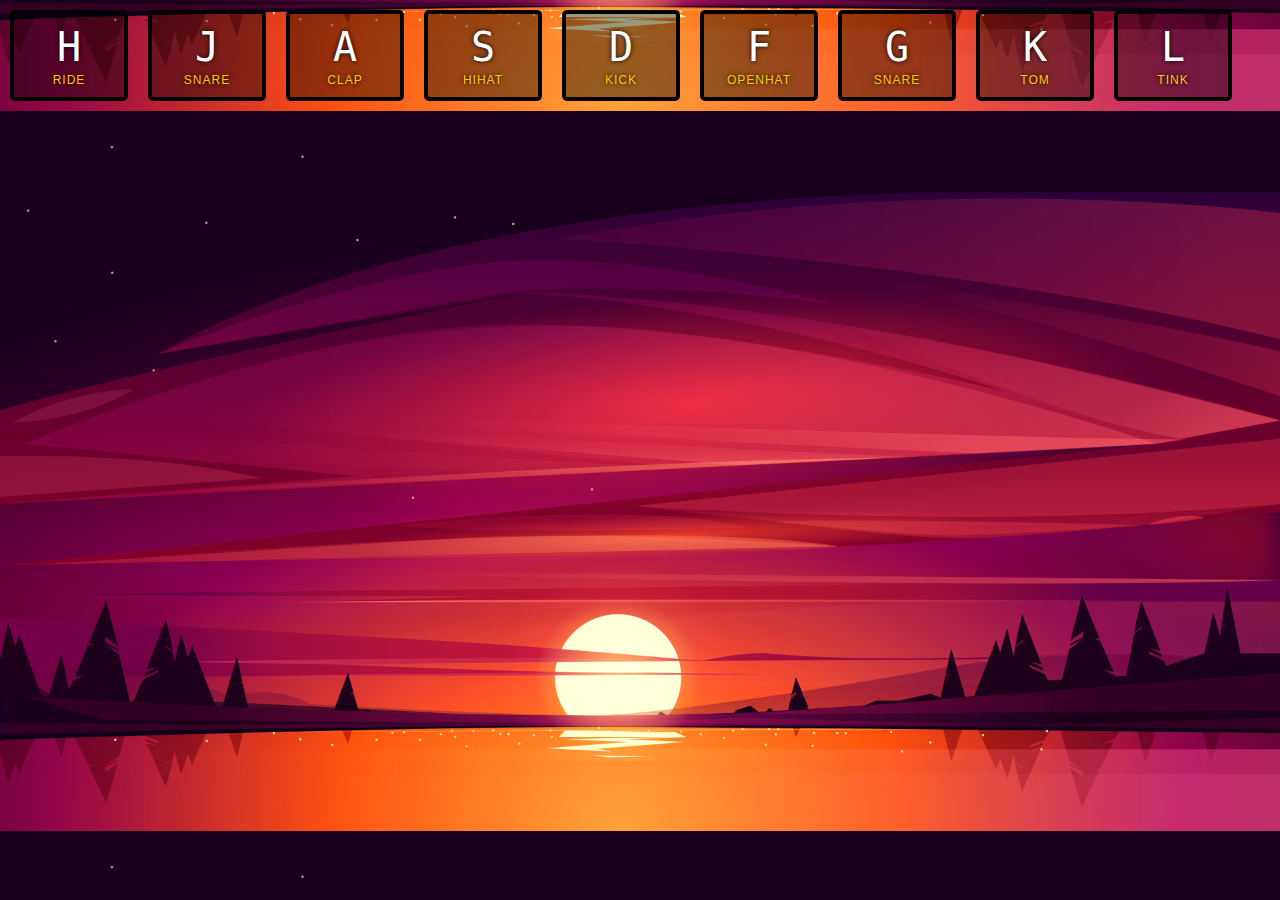
<file: 2-DrumKit/index.html>
<!DOCTYPE html>
<html lang="en">
<head>
    <meta charset="UTF-8">
    <meta http-equiv="X-UA-Compatible" content="IE=edge">
    <meta name="viewport" content="width=device-width, initial-scale=1.0">
    <link rel="stylesheet" href="style.css">
    <link rel="icon" href="https://fav.farm/🥰" />



    <title>30days_2_DrumKit</title>
</head>
<body>

    
    </div>

    <div data-key="72" class="key">
      <kbd>H</kbd>
      <span class="sound">ride</span>
    </div>

    <div data-key="74" class="key">
        <kbd>J</kbd>
        <span class="sound">snare</span>
      </div>   

    <div data-key="65" class="key">
      <kbd>A</kbd>
      <span class="sound">clap</span>
    </div>

    <div data-key="83" class="key">
      <kbd>S</kbd>
      <span class="sound">hihat</span>
    </div>

    <div data-key="68" class="key">
      <kbd>D</kbd>
      <span class="sound">kick</span>
    </div>

    <div data-key="70" class="key">
      <kbd>F</kbd>
      <span class="sound">openhat</span>
    </div>

    <div data-key="71" class="key">
      <kbd>G</kbd>
      <span class="sound">
      <span class="sound">snare</span>
    </div>

    <div data-key="75" class="key">
      <kbd>K</kbd>
      <span class="sound">tom</span>
    </div>

    <div data-key="76" class="key">
      <kbd>L</kbd>
      <span class="sound">tink</span>
    </div>
  </div>
  
  <audio data-key="65" src="sounds/065492_tadawav-80833.mp3"></audio>
  <audio data-key="83" src="sounds/066166_qui-c39est-qu39est-tombe-loop-t85wav-39366.mp3"></audio>
  <audio data-key="68" src="sounds/086080_punch-4wav-26590.mp3"></audio>
  <audio data-key="70" src="sounds/acoustic-guitar-loop-f-91bpm-132687.mp3"></audio>
  <audio data-key="71" src="sounds/army-rank-up-1-103871.mp3"></audio>
  <audio data-key="72" src="sounds/glockenspiel-e-medium-soft-106372.mp3"></audio>
  <audio data-key="74" src="sounds/glockenspiel-e-reverb-bathroom-106373.mp3"></audio>
  <audio data-key="75" src="sounds/glockenspiel-e-short-metallizer-106371.mp3"></audio>
  <audio data-key="76" src="sounds/suspense_strings_001wav-14805.mp3"></audio>



  <script>
    function removeTransition(e) {
      if (e.propertyName !== 'transform') return;
      e.target.classList.remove('playing');
    }
  
    function playSound(e) {
      const audio = document.querySelector(`audio[data-key="${e.keyCode}"]`);
      const key = document.querySelector(`div[data-key="${e.keyCode}"]`);
      if (!audio) return;
  
      key.classList.add('playing');
      audio.currentTime = 0;
      audio.play();
    }
  
    const keys = Array.from(document.querySelectorAll('.key'));
    keys.forEach(key => key.addEventListener('transitionend', removeTransition));
    window.addEventListener('keydown', playSound);
  </script>

</body>
</html>
</file>
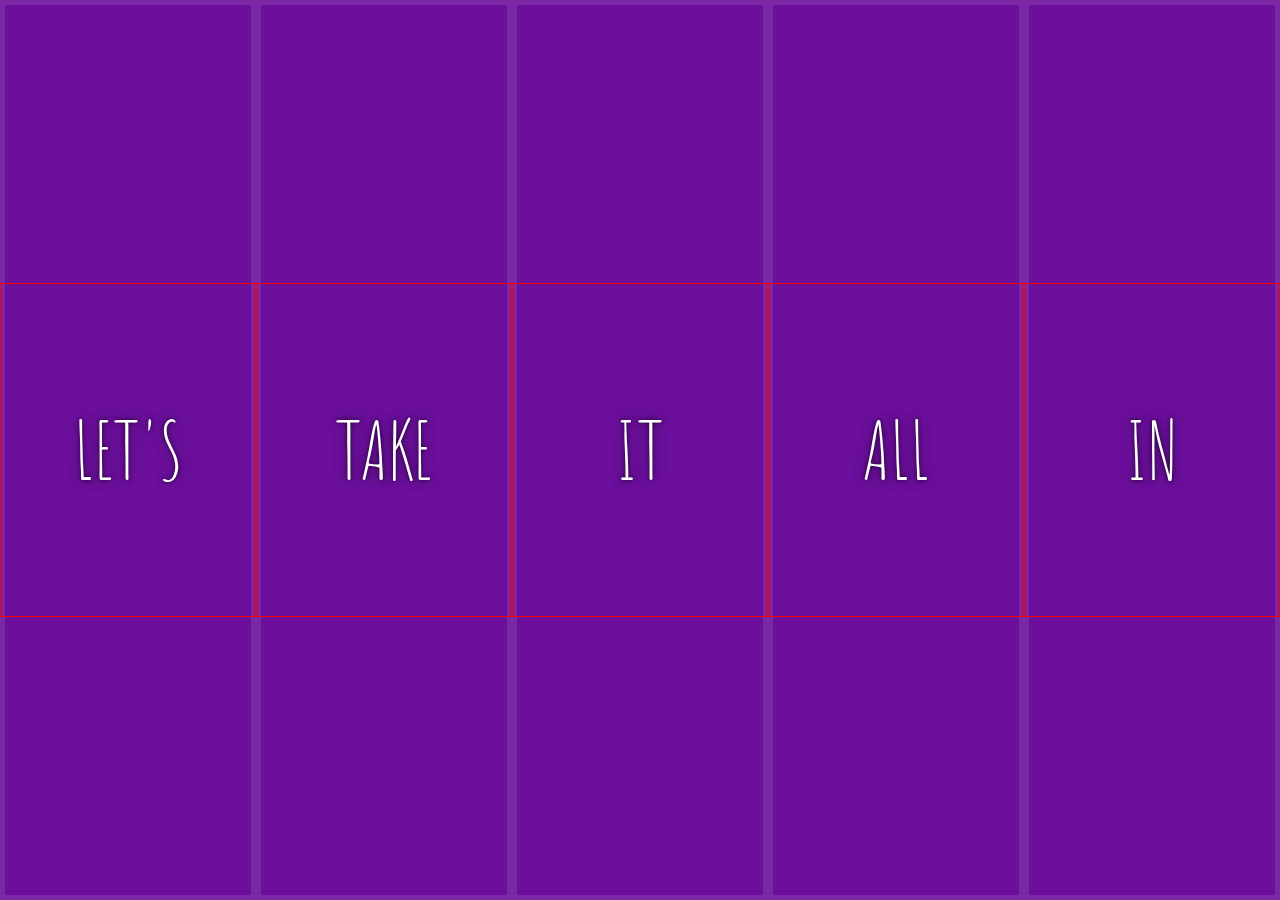
<file: 5-flexbox-js-img-gallery/index.html>
<!DOCTYPE html>
<html lang="en">
<head>
  <meta charset="UTF-8">
  <title>Flex Panels 💪</title>
  <link href='https://fonts.googleapis.com/css?family=Amatic+SC' rel='stylesheet' type='text/css'>
  <link rel="icon" href="https://fav.farm/🔥" />
  <link rel="stylesheet" href="style.css">
</head>
<body>
  
  <div class="panels">
    <div class="panel panel1">
      <p>Hey</p>
      <p>Let's</p>
      <p>Dance</p>
    </div>
    <div class="panel panel2">
      <p>Give</p>
      <p>Take</p>
      <p>Receive</p>
    </div>
    <div class="panel panel3">
      <p>Experience</p>
      <p>It</p>
      <p>Today</p>
    </div>
    <div class="panel panel4">
      <p>Give</p>
      <p>All</p>
      <p>You can</p>
    </div>
    <div class="panel panel5">
      <p>Life</p>
      <p>In</p>
      <p>Motion</p>
    </div>
  </div>

  <script src="script.js"></script>
</body>
</html>
</file>
<file: 2-DrumKit/style.css>
html {
    font-size: 10px;
    background: url('./background.png') bottom center;
    background-size: cover;
  }
  
  body,html {
    display: flex;
    margin: 0;
    padding: 0;
    font-family: sans-serif;
  }
  
  .keys {
    display: flex;
    flex: 1;
    min-height: 100vh;
    align-items: center;
    justify-content: center;
  }
  
  .key {
    border: .4rem solid black;
    border-radius: .5rem;
    margin: 1rem;
    font-size: 1.5rem;
    padding: 1rem .5rem;
    transition: all 0.07s ease;
    width: 10rem;
    text-align: center;
    color: white;
    background: rgba(0,0,0,0.4);
    text-shadow: 0 0 .5rem black;
  }
  
  .playing {
    transform: scale(1.1);
    border-color: #ffc600;
    box-shadow: 0 0 1rem #ffc600;
  }
  
  kbd {
    display: block;
    font-size: 4rem;
  }
  
  .sound {
    font-size: 1.2rem;
    text-transform: uppercase;
    letter-spacing: .1rem;
    color: #ffc600;
  }
</file>
<file: 5-flexbox-js-img-gallery/style.css>
html {
    box-sizing: border-box;
    background: #ffc600;
    font-family: 'helvetica neue';
    font-size: 20px;
    font-weight: 200;
  }

  body {
    margin: 0;
  }

  *, *:before, *:after {
    box-sizing: inherit;
  }

  .panels {
    min-height: 100vh;
    overflow: hidden;
    display: flex;
  }

  .panel {
    background: #6B0F9C;
    box-shadow: inset 0 0 0 5px rgba(255,255,255,0.1);
    color: white;
    text-align: center;
    align-items: center;
    /* Safari transitionend event.propertyName === flex */
    /* Chrome + FF transitionend event.propertyName === flex-grow */
    transition:
      font-size 0.7s cubic-bezier(0.61,-0.19, 0.7,-0.11),
      flex 0.7s cubic-bezier(0.61,-0.19, 0.7,-0.11),
      background 0.2s;
    font-size: 20px;
    background-size: cover;
    background-position: center;
    flex: 1;
    justify-content: center;
    align-items: center;
    display: flex;
    flex-direction: column;
  }

  .panel1 { background-image:url(https://source.unsplash.com/gYl-UtwNg_I/1500x1500); }
  .panel2 { background-image:url(https://source.unsplash.com/rFKUFzjPYiQ/1500x1500); }
  .panel3 { background-image:url(https://images.unsplash.com/photo-1465188162913-8fb5709d6d57?ixlib=rb-0.3.5&q=80&fm=jpg&crop=faces&cs=tinysrgb&w=1500&h=1500&fit=crop&s=967e8a713a4e395260793fc8c802901d); }
  .panel4 { background-image:url(https://source.unsplash.com/ITjiVXcwVng/1500x1500); }
  .panel5 { background-image:url(https://source.unsplash.com/3MNzGlQM7qs/1500x1500); }

  /* Flex Children */
  .panel > * {
    margin: 0;
    width: 100%;
    transition: transform 0.5s;
    border: 1px solid red;
    flex: 1 0 auto;
    display: flex;
    justify-content: center;
    align-items: center;
  }
  .panel > *:first-child{transform: translateY(-100%);}
  .panel.open-active > *:first-child{transform: translateY(0);}
  .panel > *:last-child{transform: translateY(100%);}
  .panel.open-active > *:last-child{transform: translateY(0);}

  .panel p {
    text-transform: uppercase;
    font-family: 'Amatic SC', cursive;
    text-shadow: 0 0 4px rgba(0, 0, 0, 0.72), 0 0 14px rgba(0, 0, 0, 0.45);
    font-size: 2em;
  }

  .panel p:nth-child(2) {
    font-size: 4em;
  }

  .panel.open {
    flex: 5;
    font-size: 40px;
  }
</file>
